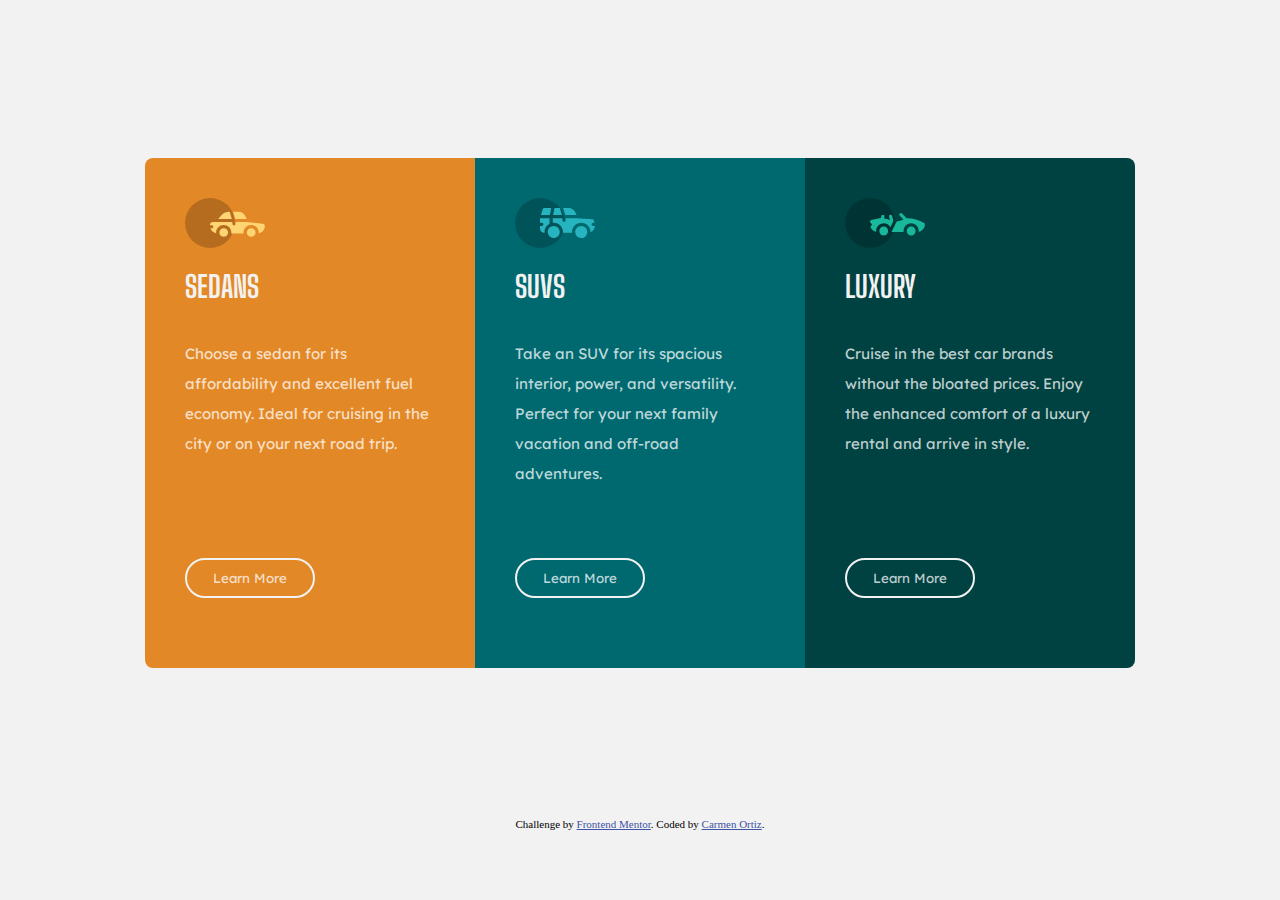
<file: 3-column-preview-card-component-main/index.html>
<!DOCTYPE html>
<html lang="en">
<head>
  <meta charset="UTF-8">
  <meta name="viewport" content="width=device-width, initial-scale=1.0"> 
  <link rel="icon" type="image/png" sizes="32x32" href="./images/favicon-32x32.png">
    <title>Frontend Mentor | 3-column preview card component</title>
    <link rel="preconnect" href="https://fonts.googleapis.com">
    <link rel="preconnect" href="https://fonts.gstatic.com" crossorigin>
    <link href="https://fonts.googleapis.com/css2?family=Big+Shoulders+Display:wght@700&family=Lexend+Deca&family=Poppins:wght@200;600&display=swap" rel="stylesheet">
    <link rel="stylesheet" href="css/styles-dist.css">
</head>
<body>
  <main>
    <div class="cards">
      <div class="card card-orange">
        <img src="images/icon-sedans.svg" alt="Logo sedan" class="card-icon">
        <h1 class="title-card">SEDANS</h1>
        <p class="text-card">  Choose a sedan for its affordability and excellent fuel economy. Ideal for cruising in the city or on your next road trip.</p>
        <div class="boton-caja">
          <button class="button button-orange">Learn More</button>
        </div>
      </div>
      <div class="card card-blue">
        <img src="images/icon-suvs.svg" alt="Logo suv" class="card-icon">
        <h1 class="title-card"> SUVS</h1>
        <p class="text-card">  Take an SUV for its spacious interior, power, and versatility. Perfect for your next family vacation and off-road adventures.</p>
        <div class="boton-caja">
          <button class="button button-blue">Learn More</button>
        </div>
      </div>
      <div class="card card-green">
        <img src="images/icon-luxury.svg" alt="Logo luxury" class="card-icon">
        <h1 class="title-card">LUXURY</h1>
        <p class="text-card">  Cruise in the best car brands without the bloated prices. Enjoy the enhanced comfort of a luxury rental and arrive in style.</p>
        <div class="boton-caja">
          <button class="button button-green">Learn More</button>
        </div>
      </div>
    </div>
  </main>

  <div class="attribution">
    Challenge by <a href="https://www.frontendmentor.io?ref=challenge" target="_blank">Frontend Mentor</a>. 
    Coded by <a href="#">Carmen Ortiz</a>.
  </div>
</body>
</html>
</file>
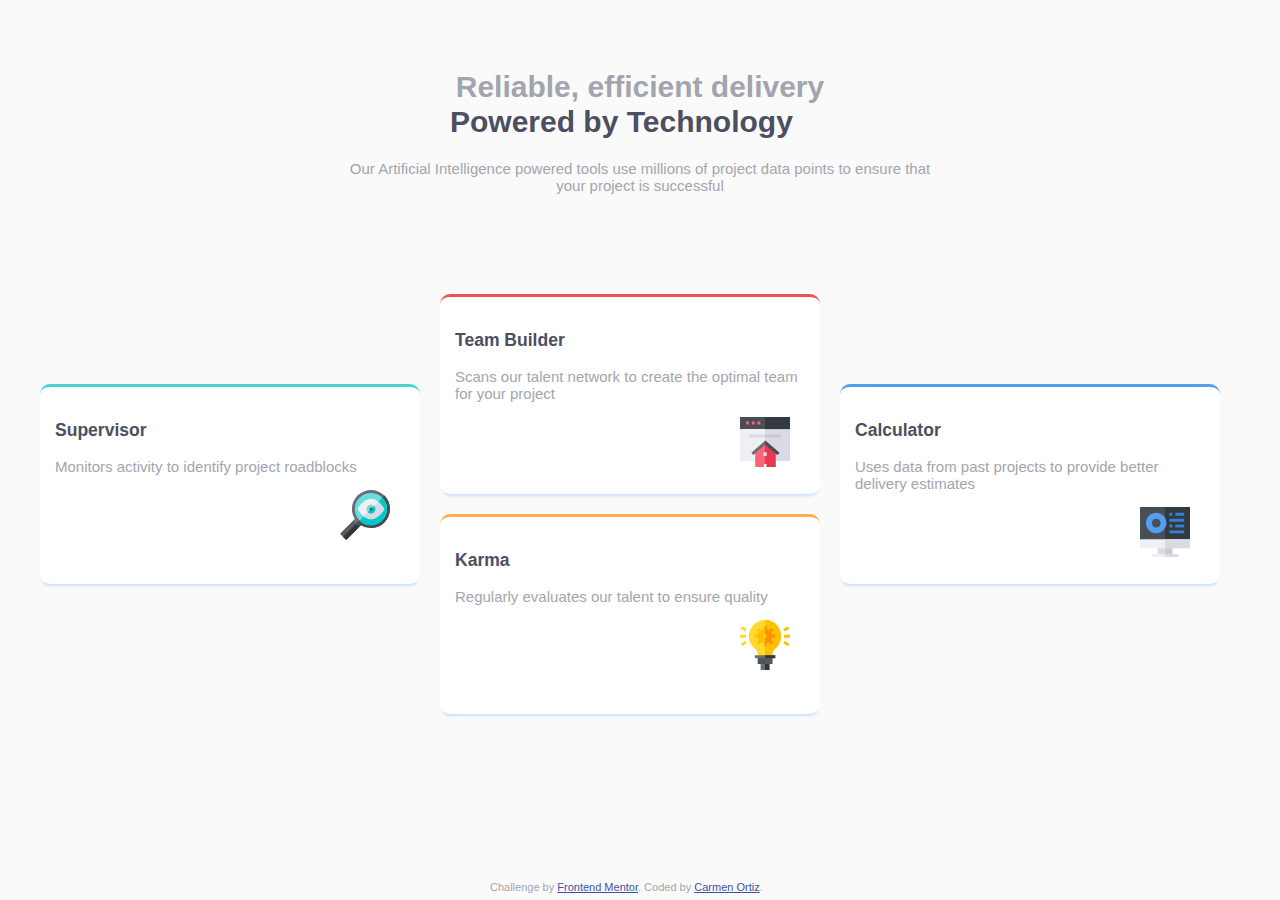
<file: four-card-feature-section-master/index.html>
<!DOCTYPE html>
<html lang="en">
<head>
  <meta charset="UTF-8">
  <meta name="viewport" content="width=device-width, initial-scale=1.0"> <!-- displays site properly based on user's device -->

  <link rel="icon" type="image/png" sizes="32x32" href="./images/favicon-32x32.png">
  
  <title>Frontend Mentor | Four card feature section</title>
  <!-- <link rel="preconnect" href="https://fonts.googleapis.com">
  <link rel="preconnect" href="https://fonts.gstatic.com" crossorigin>
  <link href="https://fonts.googleapis.com/css2?family=Poppins&display=swap" rel="stylesheet"> -->
  <link rel="stylesheet" href="css/styles-dist.css">

</head>
<body>
  <div class="box-title">
    <h1 class="title-1">Reliable, efficient delivery</h1>
    <h1 class="title-2">Powered by Technology</h1>
    <p class="subtitle">Our Artificial Intelligence powered tools use millions of project data points 
      to ensure that your project is successful</p>
  </div>
  <div class="box-targets">
    <div class="target target-cyan">
      <h3>Supervisor</h3>
      <p>Monitors activity to identify project roadblocks</p>
      <img src="images/icon-supervisor.svg" alt="supervisor">
  </div>
  <div class="target target-red">
      <h3>Team Builder</h3>
      <p>Scans our talent network to create the optimal team for your project</p>
      <img src="images/icon-team-builder.svg" alt="Logo builder">
  </div>
  <div class="target target-orange">
      <h3>Karma</h3>
      <p>Regularly evaluates our talent to ensure quality</p>
      <img src="images/icon-karma.svg" alt="Logo karma">
  </div>
  <div class="target target-blue">
      <h3>Calculator</h3>
      <p>Uses data from past projects to provide better delivery estimates</p>
      <img src="images/icon-calculator.svg" alt="Logo calculator">
  </div>
  </div>

  <footer>
    <p class="attribution">
      Challenge by <a href="https://www.frontendmentor.io?ref=challenge" target="_blank">Frontend Mentor</a>. 
      Coded by <a href="#">Carmen Ortiz</a>.
    </p>
  </footer>
</body>
</html>
</file>
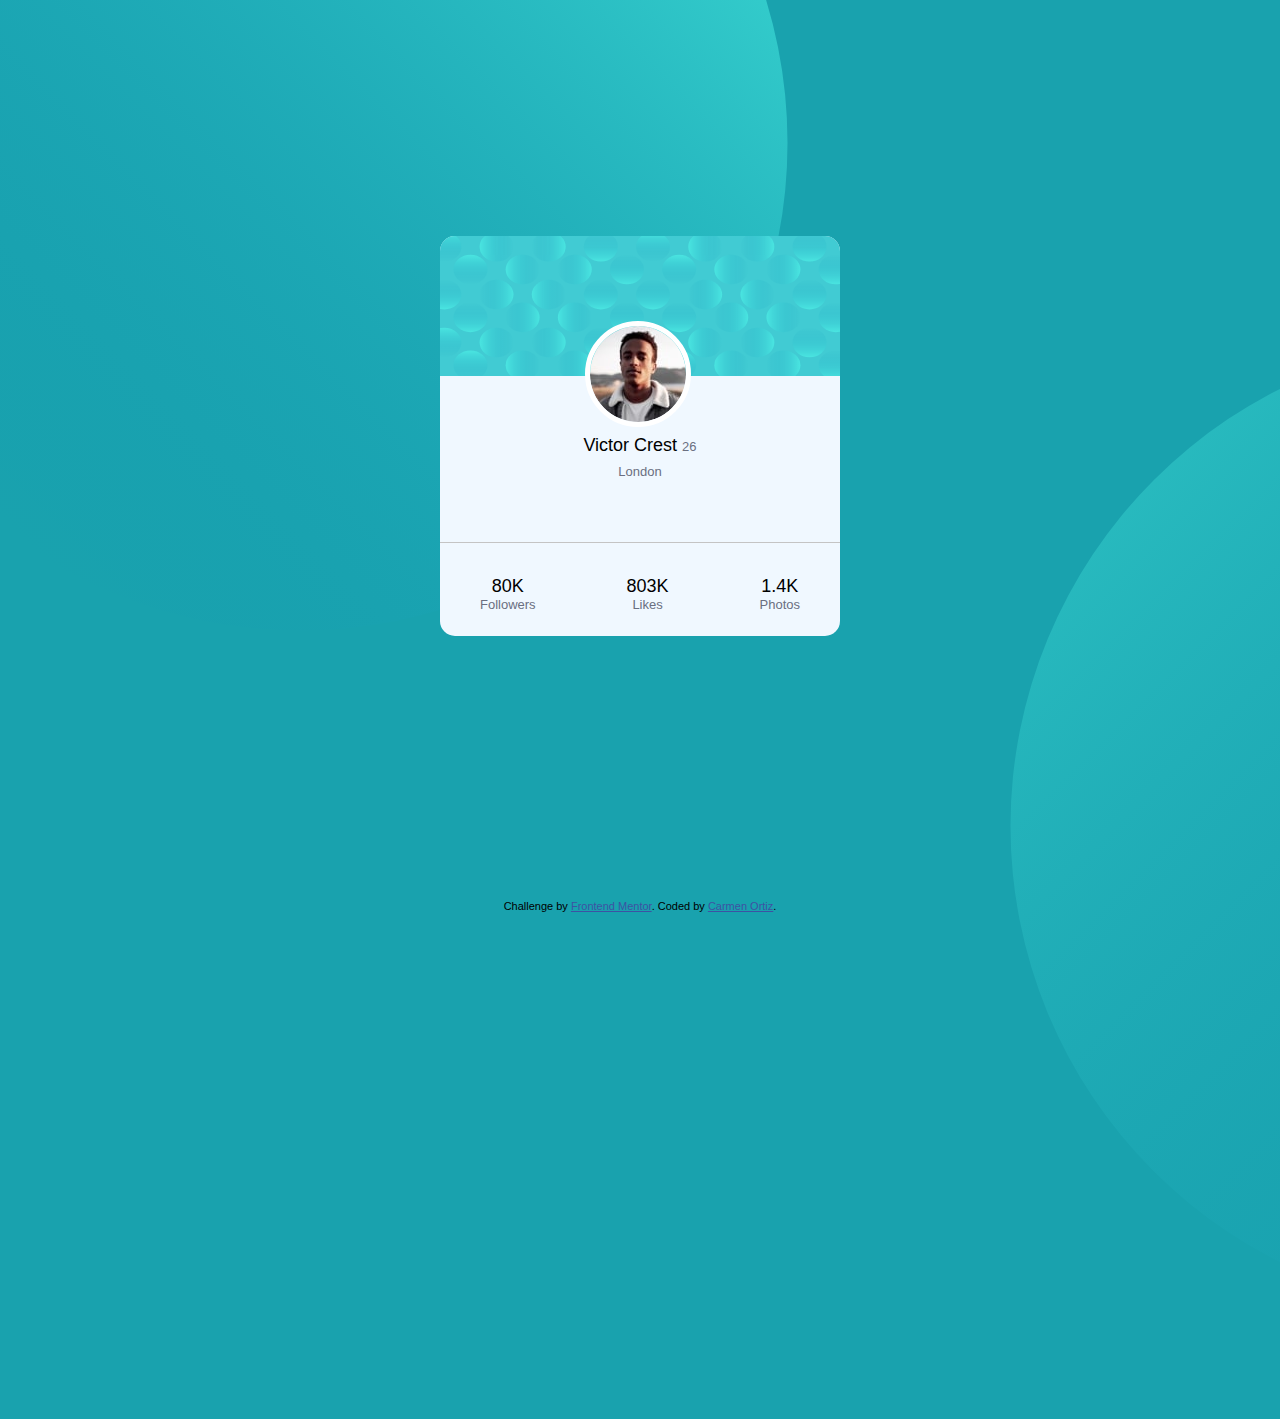
<file: profile-card-component-main/index.html>
<!DOCTYPE html>
<html lang="en">
<head>
  <meta charset="UTF-8">
  <meta http-equiv="X-UA-Compatible" content="IE=edge">
  <meta name="viewport" content="width=device-width, initial-scale=1.0">
  <link rel="icon" type="image/png" sizes="32x32" href="./images/favicon-32x32.png">
   <title>Frontend Mentor | Profile card component</title>
  <link rel="stylesheet" href="css/styles-dist.css">

</head>
<body>
  <!-- <div class="multi_bg_example"></div> -->
  <div class="background">
    <img src="images/bg-pattern-top.svg" class="bg-top" alt="">
    <img src="images/bg-pattern-bottom.svg" class="bg-bottom" alt="">
  </div>

    <div class="target">
    <img src="images/bg-pattern-card.svg" class="img-card" alt="">
    <img src="images/image-victor.jpg" class="img-victor" alt="Victor">
    <div class="name">
      <p class="color-1">Victor Crest <span class="color-2 age">26</span></p>
      <p class="color-2 city">London</p>
    </div>
    <div class="box-list">
      <ul class="list">
      <ul class="lists">
        <li class="color-1">80K</li>
        <li class="color-2">Followers</li>
      </ul>
      <ul class="lists">
        <li class="color-1">803K</li>
        <li class="color-2">Likes</li>
      </ul>
      <ul class="lists">
        <li class="color-1">1.4K</li>
        <li class="color-2">Photos</li>
      </ul>
      </ul>
    </div>
  </div>
  </div> 

  <div class="attribution">
    Challenge by <a href="https://www.frontendmentor.io?ref=challenge" target="_blank">Frontend Mentor</a>. 
    Coded by <a href="#">Carmen Ortiz</a>.
  </div> 
  
</body>
</html>
</file>
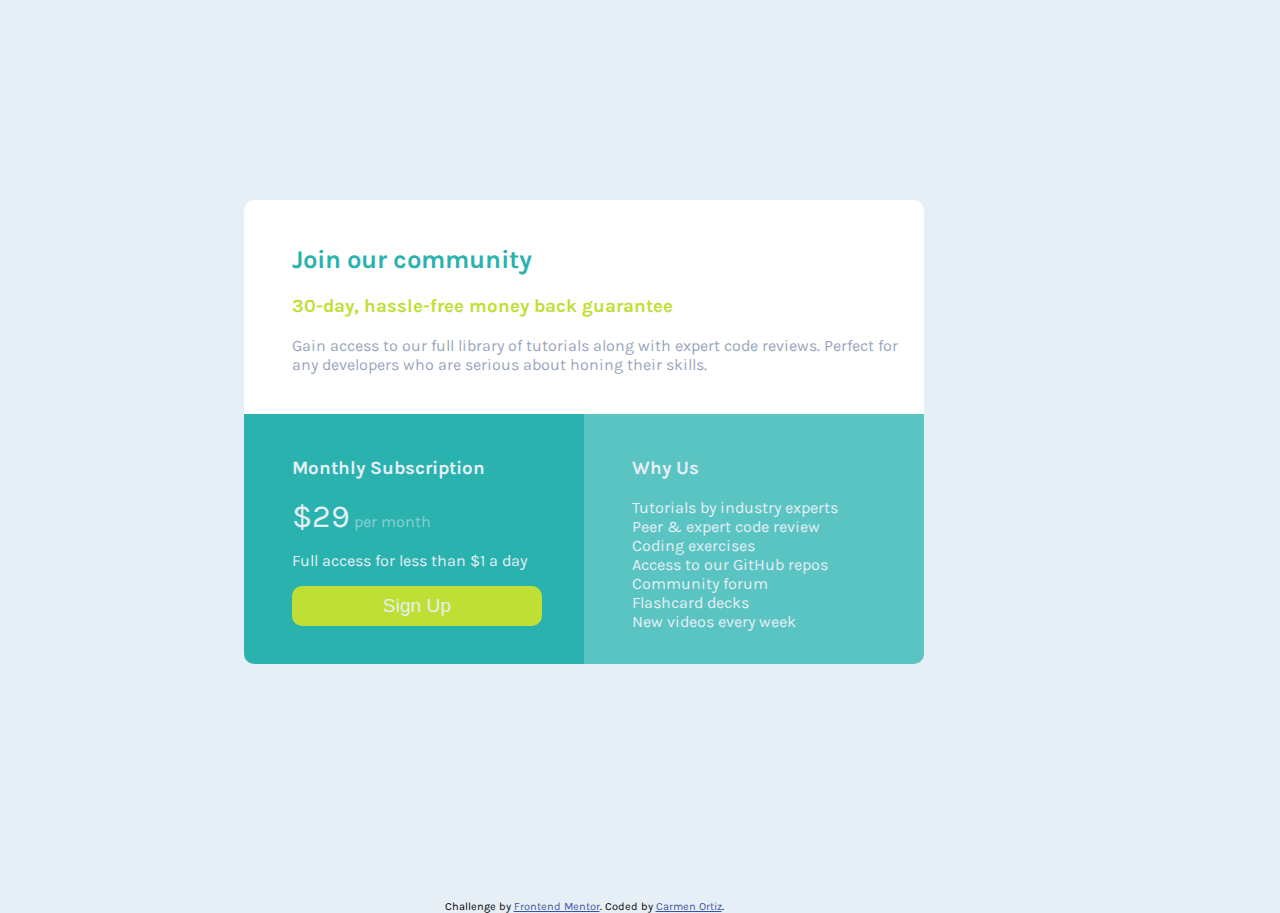
<file: single-price-grid-component-master/index.html>
<!DOCTYPE html>
<html lang="en">
<head>
  <meta charset="UTF-8">
  <meta name="viewport" content="width=device-width, initial-scale=1.0"> 
  <link rel="icon" type="image/png" sizes="32x32" href="./images/favicon-32x32.png"> 
  <title>Frontend Mentor | Single Price Grid Component</title>
  <link rel="preconnect" href="https://fonts.googleapis.com">
  <link rel="preconnect" href="https://fonts.gstatic.com" crossorigin>
  <link href="https://fonts.googleapis.com/css2?family=Karla:wght@400;700&display=swap" rel="stylesheet">
  <link rel="stylesheet" href="css/styles-dist.css">
  <style>

  </style>
</head>
<body>
  <div class="cards">
      <div class="card">
        <h2 class="title">Join our community</h2>
        <h3 class="subtitle">30-day, hassle-free money back guarantee</h3>
        <p> Gain access to our full library of tutorials along with expert code reviews. 
          Perfect for any developers who are serious about honing their skills.</p>
      </div>
      <div class="card-sub">
        <h3 class="title-card">Monthly Subscription</h3>
        <p>
          <span class="span-dollars">&dollar;29</span> <span class="mes">per month</span>
        </p>
        <p>Full access for less than &dollar;1 a day</p>
        <button class="button-subscription">Sign Up</button>
      </div>
      <div class="card-information">
        <h3 class="title-card-why">Why Us</h3>
        <ul class="list">
          <li>Tutorials by industry experts</li>
          <li>Peer &amp; expert code review</li>
          <li>Coding exercises</li>
          <li>Access to our GitHub repos</li>
          <li>Community forum</li>
          <li>Flashcard decks</li>
          <li>New videos every week</li>
        </ul>
      </div>
  </div>
  <footer>
    <p class="attribution">
      Challenge by <a href="https://www.frontendmentor.io?ref=challenge" target="_blank">Frontend Mentor</a>. 
      Coded by <a href="#">Carmen Ortiz</a>.
    </p>
  </footer>
</body>
</html>
</file>
<file: 3-column-preview-card-component-main/css/styles-dist.css>
body{background-color:hsl(0,0%,95%);font-size:15px;font-weight:400}.cards{height:90vh;display:flex;justify-content:center;align-items:center}.card{width:250px;height:430px;position:relative;padding:40px;display:flex;flex-direction:column}.card-icon{width:80px;height:50px}.title-card{font-family:'Big Shoulders Display',cursive;color:hsl(0,0%,95%);font-weight:700}.text-card{font-family:'Lexend Deca',sans-serif;color:hsla(0,0%,100%,0.75);font-weight:400;line-height:2em}.card-orange{background-color:hsl(31,77%,52%);border-bottom-left-radius:8px;border-top-left-radius:8px}.button-blue,.card-blue{background-color:hsl(184,100%,22%)}.card-green{background-color:hsl(179,100%,13%);border-bottom-right-radius:8px;border-top-right-radius:8px}.attribution{font-size:11px;text-align:center}.attribution a{color:hsl(228,45%,44%)}.button{width:130px;height:40px;border-radius:20px;border:2px solid hsl(0,0%,95%);font-family:'Lexend Deca',sans-serif;color:hsla(0,0%,100%,0.75);font-weight:400}.button-orange{background-color:hsl(31,77%,52%)}.button-green{background-color:hsl(179,100%,13%)}.boton-caja{display:block;position:absolute;top:400px}
</file>
<file: four-card-feature-section-master/css/styles-dist.css>
*{box-sizing:border-box}body{width:600px;height:auto;font-family:'Poppins',sans-serif;font-size:15px;font-weight:400;margin-left:auto;margin-right:auto;text-align:center;color:hsl(234,12%,34%);background-color:hsl(0,0%,98%);overflow:hidden;position:relative}.box-title{position:relative;top:50px}.box-targets{position:relative;top:-110px}.title-2{color:hsl(234,12%,34%);position:absolute;top:15px;left:110px}.subtitle{position:absolute;top:75px}.target{width:380px;height:200px;text-align:left;background-color:white;border-radius:10px;padding:15px;box-shadow:0px 4px 3px -2px rgb(204,224,250)}h1,p{color:hsl(229,6%,66%)}.target-cyan{border-top:3px solid hsl(180,62%,55%);position:absolute;left:-300px;top:420px}.target-red{border-top:3px solid hsl(0,78%,62%);position:absolute;left:100px;top:330px}.target-orange{border-top:3px solid hsl(34,97%,64%);position:absolute;left:100px;bottom:-750px}.target-blue{border-top:3px solid hsl(212,86%,64%);position:absolute;right:-280px;top:420px}img{width:50px;height:50px;position:absolute;left:300px}.attribution{font-size:11px;text-align:center;position:absolute;bottom:-850px;left:150px}.attribution a{color:hsl(228,45%,44%)}
</file>
<file: profile-card-component-main/css/styles-dist.css>
*{box-sizing:border-box}body{background-color:hsl(185,75%,39%);display:flex;justify-content:center;align-items:center;font-family:'Kumbh Sans',sans-serif;font-size:18px;min-height:95vh;overflow:hidden}.background{position:absolute;z-index:1}.bg-top{position:relative;right:190px;bottom:-200px}.bg-bottom{position:relative;left:1010px;top:-100px}.target{position:absolute;z-index:2;width:400px;height:400px;background-color:aliceblue;border-radius:15px}.img-card{width:400px;height:140px;border-top-left-radius:15px;border-top-right-radius:15px;position:absolute;z-index:1}.img-victor{border-radius:50px;position:relative;z-index:2;top:90px;left:150px;outline:5px solid #fff}.name{position:relative;z-index:2;top:80px;left:auto;right:auto;text-align:center}.city{position:relative;top:-10px;font-size:13px}.box-list{position:relative;top:120px;left:auto;right:auto;border-top:1px solid rgb(196,196,196)}.list{display:flex;justify-content:space-between;text-align:center;position:relative;top:15px;left:-40px;right:auto}.lists{list-style:none}.color-1 .k{color:hsl(229,23%,23%)}.color-2{color:hsl(227,10%,46%);font-size:13px}.attribution{font-size:11px;z-index:3;position:absolute;top:900px}.attribution a{color:hsl(228,45%,44%)}
</file>
<file: single-price-grid-component-master/css/styles-dist.css>
*{box-sizing:border-box}body{width:90%;height:500px;background-color:hwb(203 90% 4%);text-align:center;font-family:'Karla',sans-serif}.cards{position:relative;width:680px;height:100%;margin:200px auto}.card{text-align:left;padding:2em;background-color:#fff;color:hsl(218,22%,67%);border-top-left-radius:10px;border-top-right-radius:10px;padding:1.5em;padding-left:3em}.title{color:hsl(179,62%,43%);font-size:1.6em}.subtitle{color:hsl(71,73%,54%)}.card-sub{background-color:hsl(179,62%,43%);color:hsl(204,43%,93%);position:absolute;width:340px;height:50%;right:340px;border-bottom-left-radius:10px;text-align:left;padding:1.5em;padding-left:3em}.card-information{background-color:hsl(179,47%,56%);color:hsl(204,43%,93%);position:absolute;width:340px;height:50%;left:340px;border-bottom-right-radius:10px;text-align:left;padding:1.5em;padding-left:3em}.span-dollars{font-size:2em}.mes{color:hsl(204 43% 93%/.5)}.list{list-style:none;padding:0}.button-subscription{width:250px;height:40px;border:none;border-radius:10px;font-size:1.2rem;background-color:hsl(71,73%,54%);color:hsl(204,43%,93%)}.attribution{font-size:11px;text-align:center}.attribution a{color:hsl(228,45%,44%)}
</file>
